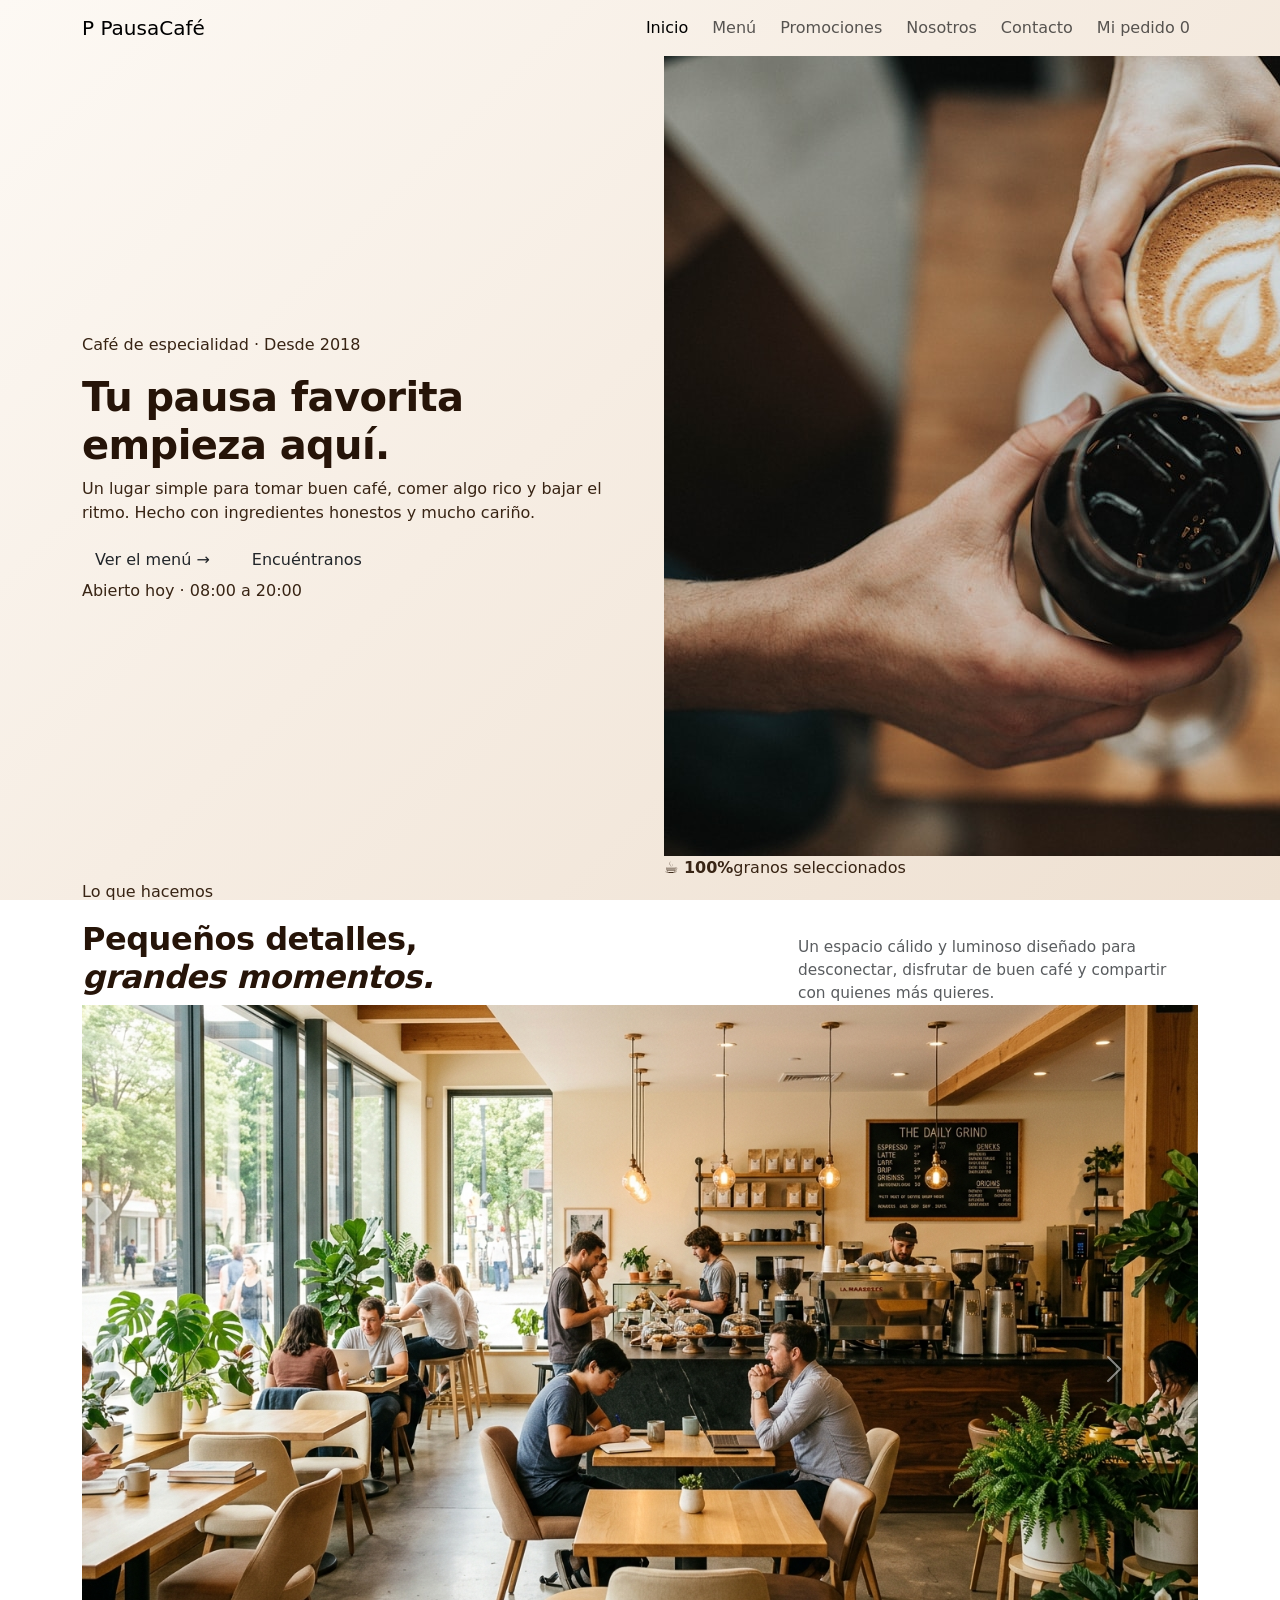
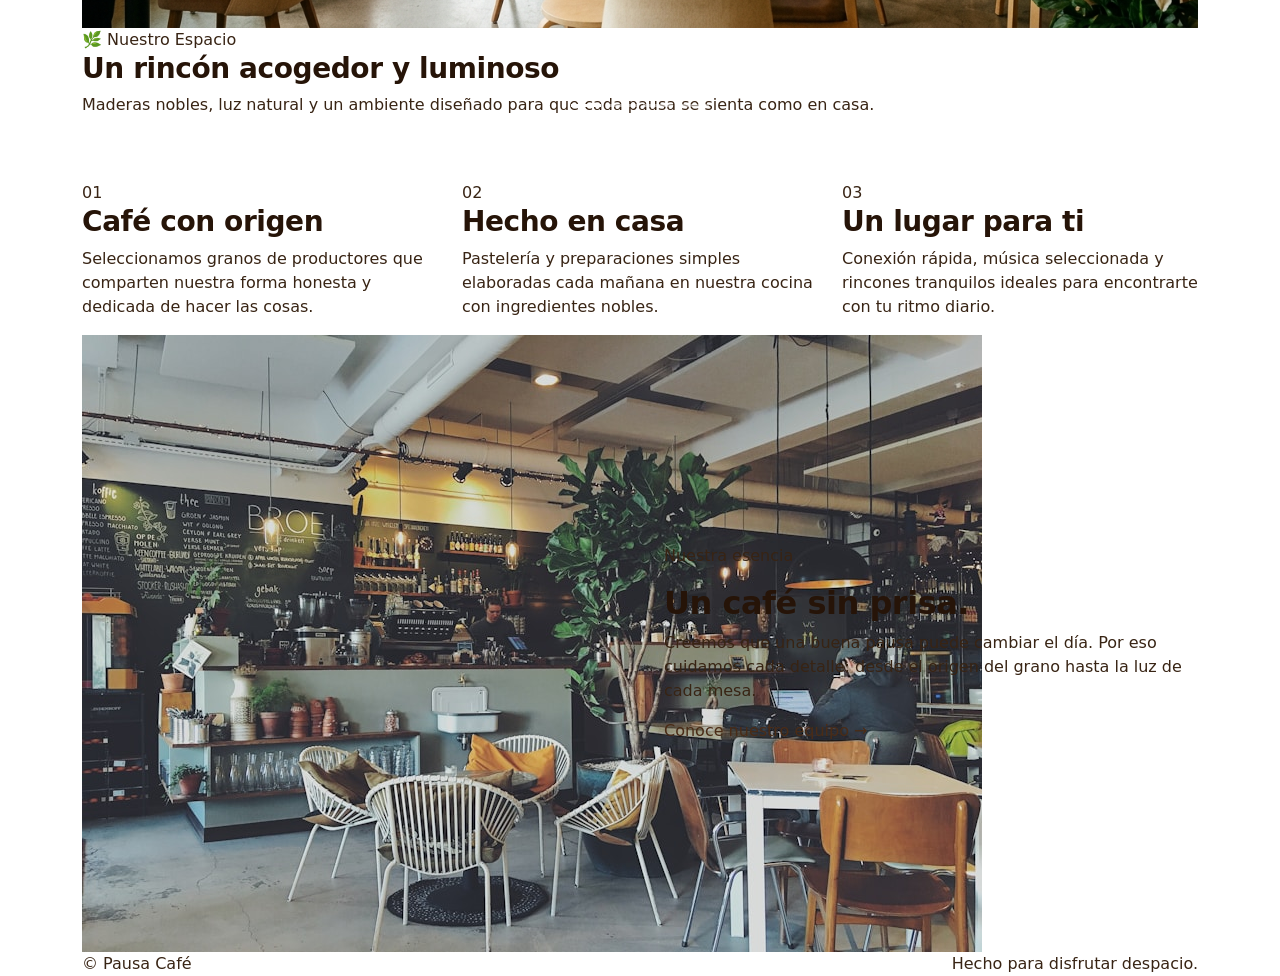
<file: index.html>
<!doctype html>
<html lang="es">

<head>
  <meta charset="utf-8">
  <meta name="viewport" content="width=device-width, initial-scale=1">
  <meta name="description"
    content="Pausa Café: café de especialidad, pastelería artesanal y un espacio para disfrutar.">
  <title>Pausa Café | Inicio</title>

  <!-- Tipografías de Google Fonts: DM Sans para cuerpo y Playfair Display para títulos -->
  <link rel="preconnect" href="https://fonts.googleapis.com">
  <link rel="preconnect" href="https://fonts.gstatic.com" crossorigin>
  <link
    href="https://fonts.googleapis.com/css2?family=DM+Sans:wght@400;500;600;700&family=Playfair+Display:ital,wght@0,600;0,700;1,600;1,700&display=swap"
    rel="stylesheet">

  <!-- Framework Bootstrap 5.3.3 para estructura y diseño responsivo -->
  <link href="https://cdn.jsdelivr.net/npm/bootstrap@5.3.3/dist/css/bootstrap.min.css" rel="stylesheet">

  <!-- Estilos globales personalizados -->
  <link rel="stylesheet" href="css/styles.css">
</head>

<body>
  <!-- ==========================================
       Encabezado y Barra de Navegación Principal
       ========================================== -->
  <header class="site-header">
    <nav class="navbar navbar-expand-lg">
      <div class="container">
        <!-- Logotipo / Identidad de marca -->
        <a class="navbar-brand" href="index.html">
          <span class="brand-mark">P</span>
          <span>Pausa<span class="brand-light">Café</span></span>
        </a>

        <!-- Botón toggle para menú móvil -->
        <button class="navbar-toggler" type="button" data-bs-toggle="collapse" data-bs-target="#mainNav"
          aria-label="Abrir navegación">
          <span class="navbar-toggler-icon"></span>
        </button>

        <!-- Enlaces de navegación con efecto lift -->
        <div class="collapse navbar-collapse" id="mainNav">
          <ul class="navbar-nav ms-auto align-items-lg-center gap-lg-2">
            <li class="nav-item"><a class="nav-link active" href="index.html">Inicio</a></li>
            <li class="nav-item"><a class="nav-link" href="pages/menu.html">Menú</a></li>
            <li class="nav-item"><a class="nav-link" href="pages/promociones.html">Promociones</a></li>
            <li class="nav-item"><a class="nav-link" href="pages/equipo.html">Nosotros</a></li>
            <li class="nav-item"><a class="nav-link" href="pages/contacto.html">Contacto</a></li>
            <li class="nav-item"><a class="nav-link nav-reserve" href="pages/reservas.html">Mi pedido <span
                  class="cart-count">0</span></a></li>
          </ul>
        </div>
      </div>
    </nav>
  </header>

  <!-- ==========================================
       Contenido Principal
       ========================================== -->
  <main>
    <!-- Sección Hero: Mensaje de bienvenida y llamada a la acción -->
    <section class="hero container">
      <div class="row align-items-center g-5">
        <div class="col-lg-6">
          <p class="eyebrow">Café de especialidad · Desde 2018</p>
          <h1>Tu pausa favorita empieza aquí.</h1>
          <p class="hero-copy">Un lugar simple para tomar buen café, comer algo rico y bajar el ritmo. Hecho con
            ingredientes honestos y mucho cariño.</p>
          <div class="d-flex flex-wrap gap-3">
            <a class="btn btn-coffee" href="pages/menu.html">Ver el menú <span aria-hidden="true">→</span></a>
            <a class="btn btn-quiet" href="pages/contacto.html">Encuéntranos</a>
          </div>
          <!-- Estado de apertura y horario -->
          <div class="hero-note"><span class="status-dot"></span><span>Abierto hoy · 08:00 a 20:00</span></div>
        </div>
        <div class="col-lg-6">
          <div class="hero-image-wrap">
            <img src="images/hero.jpg" alt="Taza de café sobre una mesa de madera" class="hero-image">
            <div class="floating-card"><strong>☕ 100%</strong><span>granos seleccionados</span></div>
          </div>
        </div>
      </div>
    </section>

    <!-- Sección Características & Experiencia: Carrusel Fotográfico y Pilares -->
    <section class="container section-space">
      <div class="section-heading d-flex flex-wrap justify-content-between align-items-end gap-3">
        <div>
          <p class="eyebrow">Lo que hacemos</p>
          <h2>Pequeños detalles,<br><em>grandes momentos.</em></h2>
        </div>
        <p class="text-muted mb-0" style="max-width: 400px; font-size: 0.96rem;">Un espacio cálido y luminoso diseñado para desconectar, disfrutar de buen café y compartir con quienes más quieres.</p>
      </div>

      <!-- Carrusel Suave y Llamativo del Local y Clientes -->
      <div id="experienceCarousel" class="carousel slide feature-carousel mb-5" data-bs-ride="carousel" data-bs-interval="4500">
        <!-- Indicadores -->
        <div class="carousel-indicators feature-indicators">
          <button type="button" data-bs-target="#experienceCarousel" data-bs-slide-to="0" class="active" aria-current="true" aria-label="Nuestro Espacio"></button>
          <button type="button" data-bs-target="#experienceCarousel" data-bs-slide-to="1" aria-label="Nuestra Comunidad"></button>
          <button type="button" data-bs-target="#experienceCarousel" data-bs-slide-to="2" aria-label="El Arte Barista"></button>
          <button type="button" data-bs-target="#experienceCarousel" data-bs-slide-to="3" aria-label="Terraza al Aire Libre"></button>
        </div>

        <!-- Slides con Efecto Suave y Glassmorphism -->
        <div class="carousel-inner">
          <!-- Slide 1: Local y Espacio -->
          <div class="carousel-item active">
            <div class="feature-slide">
              <img src="images/local-ambiente.jpg" class="d-block w-100 feature-slide-img" alt="Salón principal acogedor de Pausa Café con iluminación cálida y plantas naturales">
              <div class="feature-slide-overlay">
                <div class="feature-glass-card">
                  <span class="badge-pill mb-2">🌿 Nuestro Espacio</span>
                  <h3>Un rincón acogedor y luminoso</h3>
                  <p>Maderas nobles, luz natural y un ambiente diseñado para que cada pausa se sienta como en casa.</p>
                </div>
              </div>
            </div>
          </div>

          <!-- Slide 2: Clientes Disfrutando -->
          <div class="carousel-item">
            <div class="feature-slide">
              <img src="images/clientes-disfrutando.jpg" class="d-block w-100 feature-slide-img" alt="Clientes y amigos compartiendo café de especialidad y sonrisas">
              <div class="feature-slide-overlay">
                <div class="feature-glass-card">
                  <span class="badge-pill mb-2">☕ Comunidad</span>
                  <h3>Momentos que se disfrutan juntos</h3>
                  <p>Risas, charlas espontáneas y el mejor café de especialidad para compartir cada momento del día.</p>
                </div>
              </div>
            </div>
          </div>

          <!-- Slide 3: Pasión y Arte Barista -->
          <div class="carousel-item">
            <div class="feature-slide">
              <img src="images/barista-arte.jpg" class="d-block w-100 feature-slide-img" alt="Barista vertiendo latte art con crema sedosa en taza artesanal">
              <div class="feature-slide-overlay">
                <div class="feature-glass-card">
                  <span class="badge-pill mb-2">✨ Pasión Barista</span>
                  <h3>El arte en cada extracción</h3>
                  <p>Cuidamos la temperatura, la molienda y la emulsión para que cada taza sea una experiencia memorable.</p>
                </div>
              </div>
            </div>
          </div>

          <!-- Slide 4: Terraza al Aire Libre -->
          <div class="carousel-item">
            <div class="feature-slide">
              <img src="images/terraza-clientes.jpg" class="d-block w-100 feature-slide-img" alt="Terraza exterior con pérgola y clientes disfrutando bajo el sol">
              <div class="feature-slide-overlay">
                <div class="feature-glass-card">
                  <span class="badge-pill mb-2">☀️ Terraza Jardín</span>
                  <h3>Disfruta al aire libre</h3>
                  <p>Nuestra terraza rodeada de verde es el lugar ideal para leer, trabajar o disfrutar de una pausa bajo el sol.</p>
                </div>
              </div>
            </div>
          </div>
        </div>

        <!-- Botones de Navegación del Carrusel -->
        <button class="carousel-control-prev feature-control-btn" type="button" data-bs-target="#experienceCarousel" data-bs-slide="prev" aria-label="Anterior diapositiva">
          <span class="carousel-control-prev-icon" aria-hidden="true"></span>
        </button>
        <button class="carousel-control-next feature-control-btn" type="button" data-bs-target="#experienceCarousel" data-bs-slide="next" aria-label="Siguiente diapositiva">
          <span class="carousel-control-next-icon" aria-hidden="true"></span>
        </button>
      </div>

      <!-- Tarjetas de Pilares y Valores de la Cafetería -->
      <div class="row g-4">
        <div class="col-md-4">
          <article class="feature-card">
            <span class="feature-number">01</span>
            <h3>Café con origen</h3>
            <p>Seleccionamos granos de productores que comparten nuestra forma honesta y dedicada de hacer las cosas.</p>
          </article>
        </div>
        <div class="col-md-4">
          <article class="feature-card">
            <span class="feature-number">02</span>
            <h3>Hecho en casa</h3>
            <p>Pastelería y preparaciones simples elaboradas cada mañana en nuestra cocina con ingredientes nobles.</p>
          </article>
        </div>
        <div class="col-md-4">
          <article class="feature-card">
            <span class="feature-number">03</span>
            <h3>Un lugar para ti</h3>
            <p>Conexión rápida, música seleccionada y rincones tranquilos ideales para encontrarte con tu ritmo diario.</p>
          </article>
        </div>
      </div>
    </section>

    <!-- Sección Historia y Filosofía -->
    <section class="story-section">
      <div class="container">
        <div class="row align-items-center g-5">
          <div class="col-lg-5">
            <img class="story-image" src="images/interior.jpg" alt="Interior cálido de Pausa Café">
          </div>
          <div class="col-lg-6 offset-lg-1">
            <p class="eyebrow">Nuestra esencia</p>
            <h2>Un café sin prisa.</h2>
            <p class="body-copy">Creemos que una buena pausa puede cambiar el día. Por eso cuidamos cada detalle: desde
              el origen del grano hasta la luz de cada mesa.</p>
            <a href="pages/equipo.html" class="text-link">Conoce nuestro equipo <span>→</span></a>
          </div>
        </div>
      </div>
    </section>
  </main>

  <!-- ==========================================
       Pie de Página (Footer)
       ========================================== -->
  <footer class="site-footer">
    <div class="container d-flex flex-wrap justify-content-between align-items-center gap-3">
      <span>© <span data-year></span> Pausa Café</span>
      <span>Hecho para disfrutar despacio.</span>
    </div>
  </footer>

  <!-- Scripts: Bootstrap Bundle y Lógica personalizada -->
  <script src="https://cdn.jsdelivr.net/npm/bootstrap@5.3.3/dist/js/bootstrap.bundle.min.js"></script>
  <script src="js/main.js"></script>
</body>

</html>
</file>
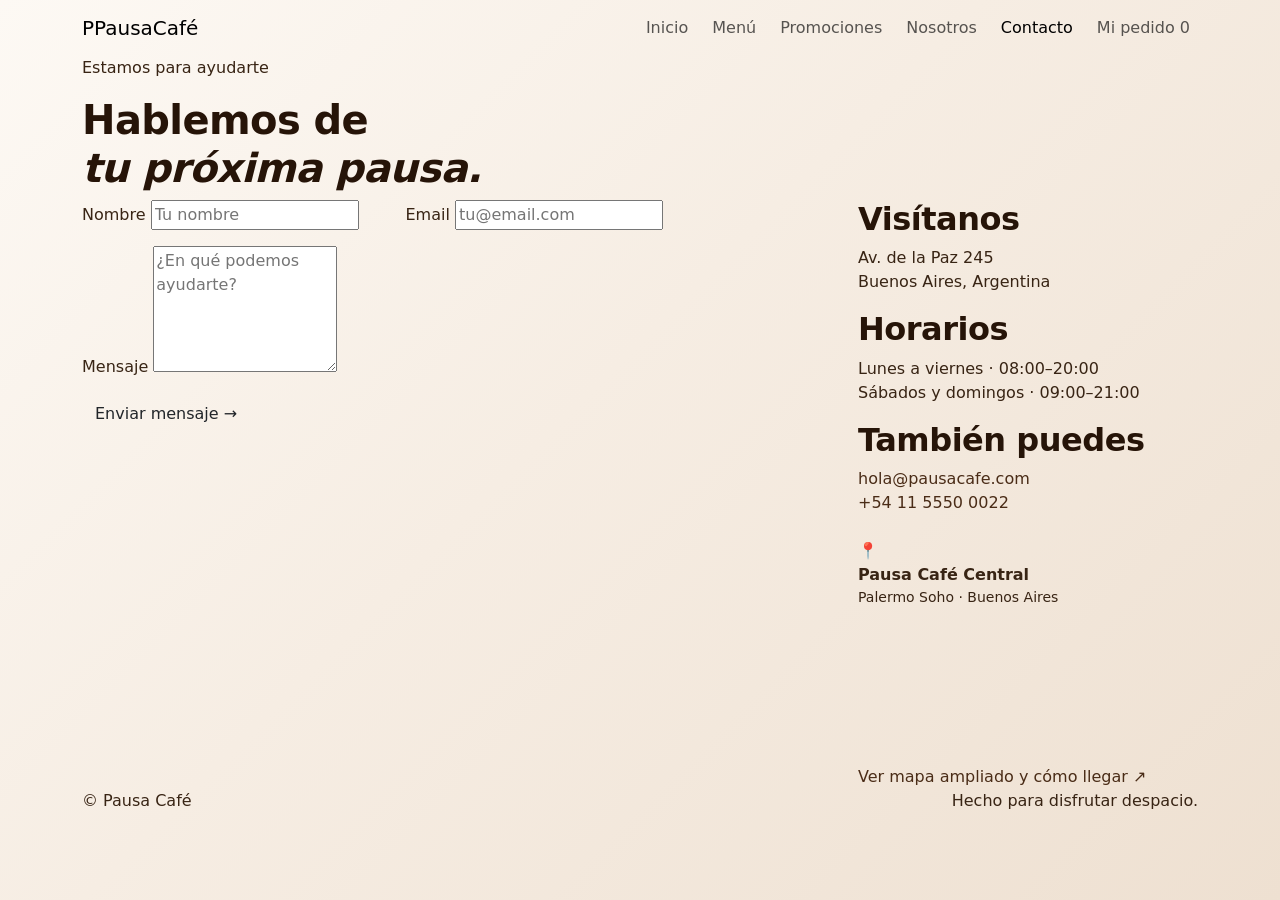
<file: pages/contacto.html>
<!doctype html>
<html lang="es">

<head>
	<meta charset="utf-8" />
	<meta name="viewport" content="width=device-width, initial-scale=1" />
	<title>Pausa Café | Contacto</title>

	<!-- Tipografías de Google Fonts -->
	<link rel="preconnect" href="https://fonts.googleapis.com" />
	<link rel="preconnect" href="https://fonts.gstatic.com" crossorigin />
	<link
		href="https://fonts.googleapis.com/css2?family=DM+Sans:wght@400;500;600;700&family=Playfair+Display:wght@600;700&display=swap"
		rel="stylesheet" />

	<!-- Estilos de Bootstrap y Personalizados -->
	<link href="https://cdn.jsdelivr.net/npm/bootstrap@5.3.3/dist/css/bootstrap.min.css" rel="stylesheet" />
	<link rel="stylesheet" href="../css/styles.css" />
</head>

<body>
	<!-- ==========================================
		     Encabezado y Barra de Navegación
		     ========================================== -->
	<header class="site-header">
		<nav class="navbar navbar-expand-lg">
			<div class="container">
				<!-- Identidad de marca -->
				<a class="navbar-brand" href="../index.html"><span class="brand-mark">P</span><span>Pausa<span
							class="brand-light">Café</span></span></a>
				<button class="navbar-toggler" type="button" data-bs-toggle="collapse" data-bs-target="#mainNav"
					aria-label="Abrir navegación">
					<span class="navbar-toggler-icon"></span>
				</button>
				<div class="collapse navbar-collapse" id="mainNav">
					<ul class="navbar-nav ms-auto align-items-lg-center gap-lg-2">
						<li class="nav-item">
							<a class="nav-link" href="../index.html">Inicio</a>
						</li>
						<li class="nav-item">
							<a class="nav-link" href="menu.html">Menú</a>
						</li>
						<li class="nav-item">
							<a class="nav-link" href="promociones.html">Promociones</a>
						</li>
						<li class="nav-item">
							<a class="nav-link" href="equipo.html">Nosotros</a>
						</li>
						<li class="nav-item">
							<a class="nav-link active" href="contacto.html">Contacto</a>
						</li>
						<!-- Indicador del carrito -->
						<li class="nav-item">
							<a class="nav-link nav-reserve" href="reservas.html">Mi pedido <span
									class="cart-count">0</span></a>
						</li>
					</ul>
				</div>
			</div>
		</nav>
	</header>

	<!-- ==========================================
		     Contenido de Contacto y Ubicación
		     ========================================== -->
	<main class="container page-content">
		<!-- Encabezado de la página -->
		<div class="page-intro">
			<p class="eyebrow">Estamos para ayudarte</p>
			<h1>Hablemos de<br /><em>tu próxima pausa.</em></h1>
		</div>

		<div class="row g-5 align-items-start">
			<!-- Formulario de Contacto Interactivo -->
			<div class="col-lg-7">
				<form id="contactForm" class="contact-form" novalidate>
					<div class="row g-3">
						<!-- Campo: Nombre -->
						<div class="col-md-6">
							<label for="name">Nombre</label>
							<input id="name" name="name" type="text" required minlength="2" placeholder="Tu nombre" />
							<div class="invalid-feedback">Escribe tu nombre.</div>
						</div>

						<!-- Campo: Email -->
						<div class="col-md-6">
							<label for="email">Email</label>
							<input id="email" name="email" type="email" required
								pattern="^[a-zA-Z0-9._%+-]+@[a-zA-Z0-9.-]+\.[a-zA-Z]{2,}$" placeholder="tu@email.com" />
							<div class="invalid-feedback">Ingresa un email válido con dominio (ej: tu@email.com).</div>
						</div>

						<!-- Campo: Mensaje -->
						<div class="col-12">
							<label for="message">Mensaje</label>
							<textarea id="message" name="message" rows="5" required minlength="10"
								placeholder="¿En qué podemos ayudarte?"></textarea>
							<div class="invalid-feedback">Cuéntanos un poco más (mínimo 10 caracteres).</div>
						</div>

						<!-- Botón de Envío -->
						<div class="col-12">
							<button class="btn btn-coffee" type="submit">
								Enviar mensaje <span>→</span>
							</button>
						</div>
					</div>
				</form>
			</div>

			<!-- Información de Contacto, Dirección, Horarios y Minimapa -->
			<div class="col-lg-4 offset-lg-1 contact-details">
				<h2>Visítanos</h2>
				<p>Av. de la Paz 245<br />Buenos Aires, Argentina</p>

				<h2>Horarios</h2>
				<p>
					Lunes a viernes · 08:00–20:00<br />Sábados y domingos · 09:00–21:00
				</p>

				<h2>También puedes</h2>
				<p>
					<a href="mailto:hola@pausacafe.com">hola@pausacafe.com</a><br />
					<a href="tel:+541155500022">+54 11 5550 0022</a>
				</p>

				<!-- Minimapa de Localización -->
				<div class="map-card mt-4">
					<div class="map-header">
						<span class="map-pin">📍</span>
						<div>
							<strong>Pausa Café Central</strong>
							<small class="d-block">Palermo Soho · Buenos Aires</small>
						</div>
					</div>
					<div class="map-wrapper">
						<iframe title="Ubicación de Pausa Café en Buenos Aires" class="map-frame"
							src="https://www.openstreetmap.org/export/embed.html?bbox=-58.4320%2C-34.5900%2C-58.4120%2C-34.5750&amp;layer=mapnik&amp;marker=-34.5825%2C-58.4220"
							loading="lazy" referrerpolicy="no-referrer-when-downgrade"></iframe>
					</div>
					<div class="map-footer">
						<a href="https://www.openstreetmap.org/?mlat=-34.5825&amp;mlon=-58.4220#map=16/-34.5825/-58.4220"
							target="_blank" rel="noopener noreferrer" class="map-link">
							Ver mapa ampliado y cómo llegar <span>↗</span>
						</a>
					</div>
				</div>
			</div>
		</div>
	</main>

	<!-- ==========================================
		     Pie de Página (Footer)
		     ========================================== -->
	<footer class="site-footer">
		<div class="container d-flex flex-wrap justify-content-between gap-3">
			<span>© <span data-year></span> Pausa Café</span>
			<span>Hecho para disfrutar despacio.</span>
		</div>
	</footer>

	<!-- Mensaje emergente (Toast) -->
	<div class="toast-message" role="status"></div>

	<!-- Scripts de Bootstrap y lógica JS -->
	<script src="https://cdn.jsdelivr.net/npm/bootstrap@5.3.3/dist/js/bootstrap.bundle.min.js"></script>
	<script src="../js/main.js"></script>
</body>

</html>
</file>
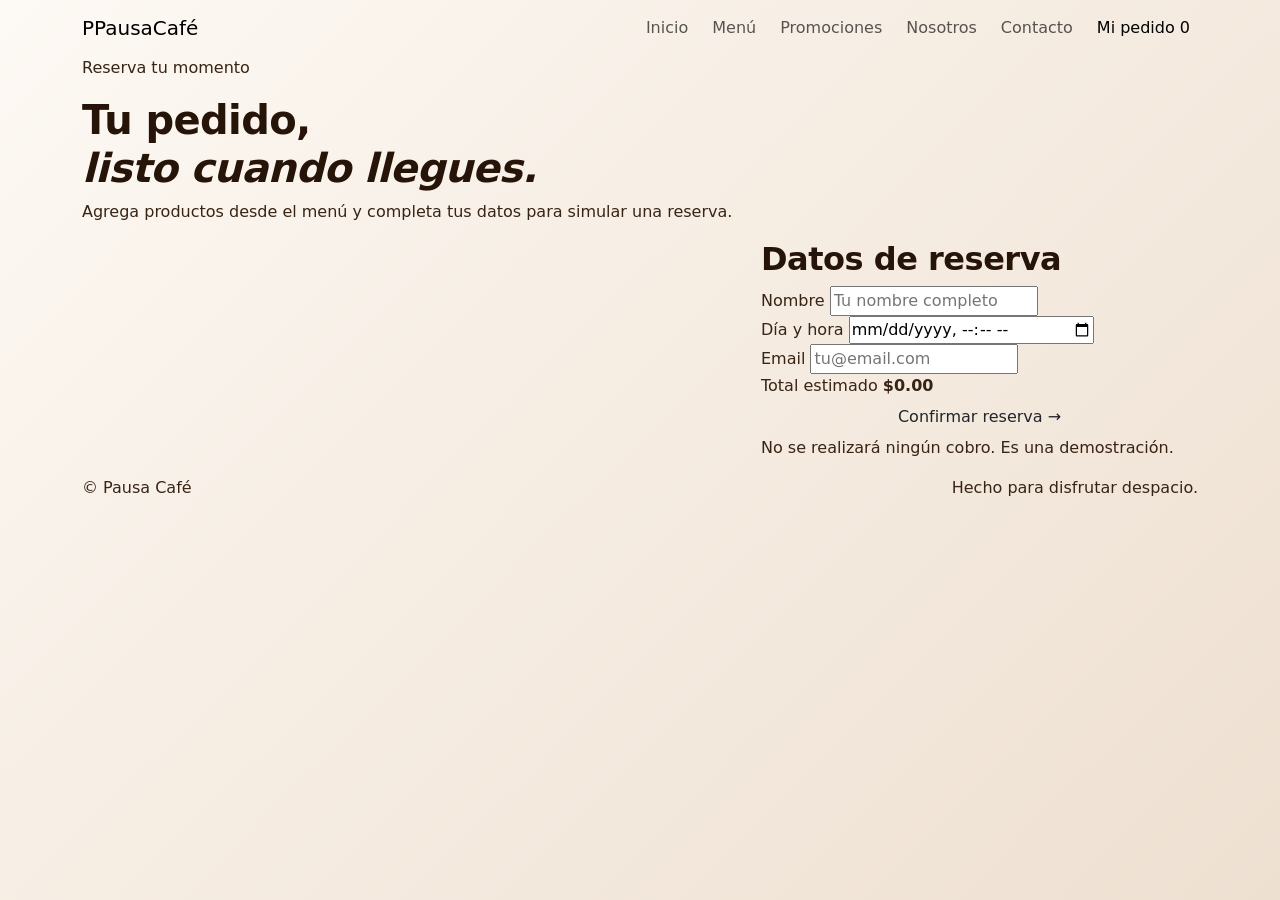
<file: pages/reservas.html>
<!doctype html>
<html lang="es">

<head>
	<meta charset="utf-8" />
	<meta name="viewport" content="width=device-width, initial-scale=1" />
	<title>Pausa Café | Mi pedido</title>

	<!-- Tipografías de Google Fonts -->
	<link rel="preconnect" href="https://fonts.googleapis.com" />
	<link rel="preconnect" href="https://fonts.gstatic.com" crossorigin />
	<link
		href="https://fonts.googleapis.com/css2?family=DM+Sans:wght@400;500;600;700&family=Playfair+Display:wght@600;700&display=swap"
		rel="stylesheet" />

	<!-- Estilos de Bootstrap y Personalizados -->
	<link href="https://cdn.jsdelivr.net/npm/bootstrap@5.3.3/dist/css/bootstrap.min.css" rel="stylesheet" />
	<link rel="stylesheet" href="../css/styles.css" />
</head>

<body>
	<!-- ==========================================
		     Encabezado y Barra de Navegación
		     ========================================== -->
	<header class="site-header">
		<nav class="navbar navbar-expand-lg">
			<div class="container">
				<!-- Identidad de marca -->
				<a class="navbar-brand" href="../index.html"><span class="brand-mark">P</span><span>Pausa<span
							class="brand-light">Café</span></span></a>
				<button class="navbar-toggler" type="button" data-bs-toggle="collapse" data-bs-target="#mainNav"
					aria-label="Abrir navegación">
					<span class="navbar-toggler-icon"></span>
				</button>
				<div class="collapse navbar-collapse" id="mainNav">
					<ul class="navbar-nav ms-auto align-items-lg-center gap-lg-2">
						<li class="nav-item">
							<a class="nav-link" href="../index.html">Inicio</a>
						</li>
						<li class="nav-item">
							<a class="nav-link" href="menu.html">Menú</a>
						</li>
						<li class="nav-item">
							<a class="nav-link" href="promociones.html">Promociones</a>
						</li>
						<li class="nav-item">
							<a class="nav-link" href="equipo.html">Nosotros</a>
						</li>
						<li class="nav-item">
							<a class="nav-link" href="contacto.html">Contacto</a>
						</li>
						<!-- Indicador del carrito activo -->
						<li class="nav-item">
							<a class="nav-link active nav-reserve" href="reservas.html">Mi pedido <span
									class="cart-count">0</span></a>
						</li>
					</ul>
				</div>
			</div>
		</nav>
	</header>

	<!-- ==========================================
		     Contenido: Carrito y Simulación de Reserva
		     ========================================== -->
	<main class="container page-content">
		<!-- Introducción de la sección -->
		<div class="page-intro">
			<p class="eyebrow">Reserva tu momento</p>
			<h1>Tu pedido,<br /><em>listo cuando llegues.</em></h1>
			<p>
				Agrega productos desde el menú y completa tus datos para simular una
				reserva.
			</p>
		</div>

		<div class="row g-5 align-items-start">
			<!-- Contenedor dinámico donde JavaScript renderiza la lista de productos del carrito -->
			<div class="col-lg-7">
				<div id="cartItems" class="cart-list"></div>
			</div>

			<!-- Formulario de Reserva con cálculo de total -->
			<div class="col-lg-5">
				<form id="reservationForm" class="reservation-box" novalidate>
					<h2>Datos de reserva</h2>

					<!-- Campo: Nombre del cliente -->
					<div class="form-field-wrap">
						<label for="reservationName">Nombre</label>
						<input id="reservationName" type="text" required minlength="2"
							placeholder="Tu nombre completo" />
						<div class="invalid-feedback">Por favor ingresa tu nombre.</div>
					</div>

					<!-- Campo: Día y hora previstos -->
					<div class="form-field-wrap">
						<label for="reservationDate">Día y hora</label>
						<input id="reservationDate" type="datetime-local" required />
						<div class="invalid-feedback">Selecciona una fecha y hora no previa a la actual.</div>
					</div>

					<!-- Campo: Email de confirmación -->
					<div class="form-field-wrap">
						<label for="reservationEmail">Email</label>
						<input id="reservationEmail" type="email" required
							pattern="^[a-zA-Z0-9._%+-]+@[a-zA-Z0-9.-]+\.[a-zA-Z]{2,}$" placeholder="tu@email.com" />
						<div class="invalid-feedback">Ingresa un correo electrónico válido (ej: nombre@correo.com).
						</div>
					</div>

					<!-- Desglose de importe total calculado en tiempo real -->
					<div class="total-line">
						<span>Total estimado</span>
						<strong id="cartTotal">$0.00</strong>
					</div>

					<!-- Botón de Confirmación -->
					<button class="btn btn-coffee w-100" type="submit">
						Confirmar reserva <span>→</span>
					</button>
					<p class="form-hint">
						No se realizará ningún cobro. Es una demostración.
					</p>
				</form>
			</div>
		</div>
	</main>

	<!-- ==========================================
		     Pie de Página (Footer)
		     ========================================== -->
	<footer class="site-footer">
		<div class="container d-flex flex-wrap justify-content-between gap-3">
			<span>© <span data-year></span> Pausa Café</span>
			<span>Hecho para disfrutar despacio.</span>
		</div>
	</footer>

	<!-- Mensaje flotante de feedback (Toast) -->
	<div class="toast-message" role="status"></div>

	<!-- Scripts de Bootstrap y JavaScript principal -->
	<script src="https://cdn.jsdelivr.net/npm/bootstrap@5.3.3/dist/js/bootstrap.bundle.min.js"></script>
	<script src="../js/main.js"></script>
</body>

</html>
</file>
<file: css/styles.css>
/* ==============================================================================
   HOJA DE ESTILOS GLOBAL — TEMA CHOCOLATE & CREMA CON BOOTSTRAP 5
   Proyecto: Sprint 2 — ABM Usuarios y Roles
   Diseño Cálido, Elegante, Accesible y Responsivo
   ============================================================================== */

/* ------------------------------------------------------------------------------
   1. VARIABLES CSS GLOBALES (:root) — PALETA CHOCOLATE & CREMA
   ------------------------------------------------------------------------------ */
:root {
  /* Tonos Chocolate */
  --color-choco-dark: #2c180b;
  --color-choco-primary: #4a2c17;
  --color-choco-hover: #381f0d;
  --color-choco-medium: #6f4728;
  --color-choco-light: #8d5e38;
  --color-choco-focus: rgba(74, 44, 23, 0.25);

  /* Tonos Caramelo y Acento */
  --color-caramel: #c48246;
  --color-caramel-hover: #b07036;
  --color-caramel-light: #faeee0;
  --color-gold-accent: #d89f68;

  /* Tonos Crema y Neutros */
  --color-cream-bg: #fbf7f2;
  --color-cream-card: #fffdfa;
  --color-cream-subtle: #f5ebe0;
  --color-cream-border: #e6dacb;
  --color-cream-border-hover: #d5c3b0;

  /* Texto */
  --color-text-title: #261408;
  --color-text-main: #382414;
  --color-text-muted: #796554;
  --color-text-light: #a49180;

  /* Estados y Alertas Cálidas */
  --color-success-choco: #235233;
  --color-success-bg: #eef7f0;
  --color-success-border: #c3e6cb;

  --color-danger-choco: #85221c;
  --color-danger-bg: #fdf0ee;
  --color-danger-border: #f8c8c5;

  --color-warning-choco: #8a5712;
  --color-warning-bg: #fef8ec;
  --color-warning-border: #fae2b6;

  --color-info-choco: #4a3627;
  --color-info-bg: #f5eee8;
  --color-info-border: #e3d2c3;

  /* Tipografía y Bordes */
  --font-family: 'Plus Jakarta Sans', system-ui, -apple-system, BlinkMacSystemFont, 'Segoe UI', Roboto, sans-serif;
  --radius-sm: 8px;
  --radius-md: 12px;
  --radius-lg: 18px;
  --radius-xl: 24px;
  --radius-pill: 50rem;

  /* Sombras Cálidas */
  --shadow-sm: 0 2px 4px rgba(44, 24, 11, 0.04);
  --shadow-md: 0 6px 16px rgba(44, 24, 11, 0.07);
  --shadow-lg: 0 12px 28px rgba(44, 24, 11, 0.10);
  --shadow-card: 0 16px 36px -4px rgba(44, 24, 11, 0.09), 0 6px 12px -2px rgba(44, 24, 11, 0.04);
}

/* ------------------------------------------------------------------------------
   2. ESTILOS BASE Y FONDO CREMA DEGRADADO
   ------------------------------------------------------------------------------ */
*,
*::before,
*::after {
  box-sizing: border-box;
}

body {
  font-family: var(--font-family);
  background: linear-gradient(135deg, #fdf9f4 0%, #f6ede3 45%, #eee0d1 100%);
  background-attachment: fixed;
  color: var(--color-text-main);
  min-height: 100vh;
  display: flex;
  flex-direction: column;
  -webkit-font-smoothing: antialiased;
}

h1,
h2,
h3,
h4,
h5,
h6 {
  color: var(--color-text-title);
  font-weight: 700;
  letter-spacing: -0.015em;
}

a {
  color: var(--color-choco-primary);
  text-decoration: none;
  transition: all 0.2s ease;
}

a:hover {
  color: var(--color-caramel);
}

/* ------------------------------------------------------------------------------
   3. BARRA DE NAVEGACIÓN SUPERIOR (Topbar)
   ------------------------------------------------------------------------------ */
.topbar-choco {
  background: rgba(255, 253, 250, 0.94);
  backdrop-filter: blur(12px);
  border-bottom: 1px solid var(--color-cream-border);
  position: sticky;
  top: 0;
  z-index: 1020;
  box-shadow: 0 4px 20px rgba(44, 24, 11, 0.05);
}

.brand-icon-choco {
  width: 38px;
  height: 38px;
  background: linear-gradient(135deg, var(--color-choco-primary), var(--color-caramel));
  color: #fffdfa;
  border-radius: var(--radius-md);
  display: flex;
  align-items: center;
  justify-content: center;
  font-size: 1.15rem;
  box-shadow: 0 4px 10px rgba(74, 44, 23, 0.25);
}

.nav-link-choco {
  color: var(--color-text-muted);
  font-weight: 600;
  padding: 0.5rem 0.9rem;
  border-radius: var(--radius-sm);
  transition: all 0.2s ease;
  display: inline-flex;
  align-items: center;
  gap: 0.4rem;
}

.nav-link-choco:hover,
.nav-link-choco.active {
  color: var(--color-choco-dark);
  background-color: var(--color-cream-subtle);
}

.avatar-choco {
  width: 36px;
  height: 36px;
  background: linear-gradient(135deg, #faeee0, #ebd5bf);
  color: var(--color-choco-primary);
  border: 1px solid var(--color-cream-border);
  border-radius: 50%;
  display: flex;
  align-items: center;
  justify-content: center;
  font-weight: 700;
  font-size: 0.85rem;
}

/* ------------------------------------------------------------------------------
   4. TARJETAS Y CONTENEDORES (Cards)
   ------------------------------------------------------------------------------ */
.card-choco {
  background-color: var(--color-cream-card);
  border: 1px solid var(--color-cream-border);
  border-radius: var(--radius-lg);
  box-shadow: var(--shadow-card);
  overflow: hidden;
  transition: transform 0.2s ease, box-shadow 0.2s ease;
}

.card-header-choco {
  background-color: #ffffff;
  border-bottom: 1px solid var(--color-cream-border);
  padding: 1.25rem 1.5rem;
  display: flex;
  align-items: center;
  justify-content: space-between;
  flex-wrap: wrap;
  gap: 1rem;
}

/* Tarjetas KPI */
.stat-card-choco {
  background: var(--color-cream-card);
  border: 1px solid var(--color-cream-border);
  border-radius: var(--radius-lg);
  padding: 1.25rem 1.5rem;
  box-shadow: var(--shadow-sm);
  transition: all 0.25s ease;
}

.stat-card-choco:hover {
  transform: translateY(-3px);
  box-shadow: var(--shadow-md);
  border-color: var(--color-cream-border-hover);
}

.stat-icon-choco {
  width: 48px;
  height: 48px;
  border-radius: var(--radius-md);
  display: flex;
  align-items: center;
  justify-content: center;
  font-size: 1.4rem;
}

.icon-bg-cocoa {
  background-color: #f5ebe0;
  color: var(--color-choco-primary);
}

.icon-bg-caramel {
  background-color: #faeee0;
  color: var(--color-caramel);
}

.icon-bg-latte {
  background-color: #eee4d8;
  color: var(--color-choco-medium);
}

/* ------------------------------------------------------------------------------
   5. BOTONES TEMÁTICOS CHOCOLATE
   ------------------------------------------------------------------------------ */
.btn-choco {
  background-color: var(--color-choco-primary);
  border-color: var(--color-choco-primary);
  color: #fffdfa;
  font-weight: 600;
  border-radius: var(--radius-md);
  padding: 0.6rem 1.25rem;
  box-shadow: 0 3px 6px rgba(74, 44, 23, 0.18);
  transition: all 0.2s ease;
}

.btn-choco:hover,
.btn-choco:focus {
  background-color: var(--color-choco-hover);
  border-color: var(--color-choco-hover);
  color: #ffffff;
  box-shadow: 0 5px 12px rgba(74, 44, 23, 0.28);
  transform: translateY(-1px);
}

.btn-caramel {
  background-color: var(--color-caramel);
  border-color: var(--color-caramel);
  color: #ffffff;
  font-weight: 600;
  border-radius: var(--radius-md);
  padding: 0.6rem 1.25rem;
  transition: all 0.2s ease;
}

.btn-caramel:hover {
  background-color: var(--color-caramel-hover);
  border-color: var(--color-caramel-hover);
  color: #ffffff;
}

.btn-cream {
  background-color: var(--color-cream-subtle);
  border-color: var(--color-cream-border);
  color: var(--color-text-main);
  font-weight: 600;
  border-radius: var(--radius-md);
  transition: all 0.2s ease;
}

.btn-cream:hover {
  background-color: #ede0d1;
  border-color: var(--color-cream-border-hover);
  color: var(--color-choco-dark);
}

.btn-outline-choco {
  background-color: transparent;
  border-color: var(--color-choco-primary);
  color: var(--color-choco-primary);
  font-weight: 600;
  border-radius: var(--radius-md);
  transition: all 0.2s ease;
}

.btn-outline-choco:hover {
  background-color: var(--color-choco-primary);
  color: #ffffff;
}

.btn-outline-danger-choco {
  background-color: transparent;
  border-color: var(--color-danger-border);
  color: var(--color-danger-choco);
  font-weight: 600;
  border-radius: var(--radius-sm);
  transition: all 0.2s ease;
}

.btn-outline-danger-choco:hover {
  background-color: var(--color-danger-bg);
  color: var(--color-danger-choco);
  border-color: var(--color-danger-choco);
}

/* ------------------------------------------------------------------------------
   6. TABLAS DE DATOS
   ------------------------------------------------------------------------------ */
.table-choco {
  width: 100%;
  margin-bottom: 0;
  border-collapse: separate;
  border-spacing: 0;
}

.table-choco th {
  background-color: #f7eee4;
  color: var(--color-text-muted);
  font-weight: 700;
  text-transform: uppercase;
  font-size: 0.75rem;
  letter-spacing: 0.06em;
  padding: 0.95rem 1.25rem;
  border-bottom: 1px solid var(--color-cream-border);
  white-space: nowrap;
}

.table-choco td {
  padding: 1.05rem 1.25rem;
  border-bottom: 1px solid var(--color-cream-border);
  vertical-align: middle;
  color: var(--color-text-main);
  font-size: 0.925rem;
}

.table-choco tbody tr {
  transition: background-color 0.15s ease;
}

.table-choco tbody tr:hover {
  background-color: #fdf6ee;
}

.table-choco tbody tr:last-child td {
  border-bottom: none;
}

/* ------------------------------------------------------------------------------
   7. BADGES DE ROLES (Estilo Chocolate / Caramelo / Moca)
   ------------------------------------------------------------------------------ */
.badge-role {
  font-size: 0.775rem;
  font-weight: 700;
  padding: 0.35rem 0.75rem;
  border-radius: var(--radius-pill);
  display: inline-flex;
  align-items: center;
  gap: 0.35rem;
  white-space: nowrap;
}

.badge-role-admin {
  background-color: #f3e6d8;
  color: var(--color-choco-dark);
  border: 1px solid #dfcbb7;
}

.badge-role-editor {
  background-color: #faeee0;
  color: var(--color-caramel-hover);
  border: 1px solid #ebd3bb;
}

.badge-role-guest {
  background-color: #ede6dc;
  color: var(--color-text-muted);
  border: 1px solid #dbcfc0;
}

.badge-role-custom {
  background-color: #fcf4eb;
  color: var(--color-choco-medium);
  border: 1px solid #ebd7c3;
}

/* ------------------------------------------------------------------------------
   8. FORMULARIOS E INPUTS
   ------------------------------------------------------------------------------ */
.form-label-choco {
  font-size: 0.875rem;
  font-weight: 700;
  color: var(--color-text-title);
  margin-bottom: 0.35rem;
}

.form-control-choco,
.form-select-choco {
  background-color: #ffffff;
  border: 1px solid var(--color-cream-border);
  border-radius: var(--radius-md);
  padding: 0.65rem 0.95rem;
  color: var(--color-text-main);
  font-size: 0.925rem;
  transition: border-color 0.2s ease, box-shadow 0.2s ease;
}

.form-control-choco:focus,
.form-select-choco:focus {
  background-color: #ffffff;
  border-color: var(--color-choco-primary);
  box-shadow: 0 0 0 3px var(--color-choco-focus);
  outline: none;
}

.form-control-choco.is-invalid,
.form-select-choco.is-invalid {
  border-color: var(--color-danger-choco);
  background-color: #fffbfa;
}

.form-control-choco.is-invalid:focus {
  box-shadow: 0 0 0 3px rgba(133, 34, 28, 0.2);
}

.input-icon-btn-choco {
  position: absolute;
  right: 0.75rem;
  background: none;
  border: none;
  cursor: pointer;
  color: var(--color-text-muted);
  font-size: 1.1rem;
  padding: 0.25rem;
  display: flex;
  align-items: center;
  justify-content: center;
}

.input-icon-btn-choco:hover {
  color: var(--color-choco-dark);
}

/* ------------------------------------------------------------------------------
   9. ALERTAS Y NOTIFICACIONES
   ------------------------------------------------------------------------------ */
.alert-choco {
  border-radius: var(--radius-md);
  padding: 0.95rem 1.25rem;
  margin-bottom: 1.5rem;
  display: flex;
  align-items: center;
  justify-content: space-between;
  border: 1px solid transparent;
  animation: fadeInChoco 0.3s ease-out;
}

.alert-choco-exito {
  background-color: var(--color-success-bg);
  border-color: var(--color-success-border);
  color: var(--color-success-choco);
}

.alert-choco-error {
  background-color: var(--color-danger-bg);
  border-color: var(--color-danger-border);
  color: var(--color-danger-choco);
}

.alert-choco-advertencia {
  background-color: var(--color-warning-bg);
  border-color: var(--color-warning-border);
  color: var(--color-warning-choco);
}

.alert-choco-info {
  background-color: var(--color-info-bg);
  border-color: var(--color-info-border);
  color: var(--color-info-choco);
}

@keyframes fadeInChoco {
  from {
    opacity: 0;
    transform: translateY(-6px);
  }

  to {
    opacity: 1;
    transform: translateY(0);
  }
}

/* ------------------------------------------------------------------------------
   10. PANTALLAS DE AUTENTICACIÓN (Login & Registro)
   ------------------------------------------------------------------------------ */
.auth-wrapper-choco {
  min-height: 100vh;
  display: flex;
  align-items: center;
  justify-content: center;
  padding: 2.5rem 1rem;
  background: linear-gradient(135deg, #fdf9f4 0%, #f4eae0 50%, #e8d9ca 100%);
}

.auth-card-choco {
  width: 100%;
  max-width: 480px;
  background: var(--color-cream-card);
  border-radius: var(--radius-xl);
  border: 1px solid var(--color-cream-border);
  box-shadow: 0 25px 50px -12px rgba(44, 24, 11, 0.14);
  padding: 2.5rem;
}

/* ------------------------------------------------------------------------------
   11. PIE DE PÁGINA (Footer)
   ------------------------------------------------------------------------------ */
.footer-choco {
  background: rgba(255, 253, 250, 0.85);
  border-top: 1px solid var(--color-cream-border);
  padding: 1.5rem 0;
  margin-top: auto;
  text-align: center;
  font-size: 0.85rem;
  color: var(--color-text-muted);
}
</file>
